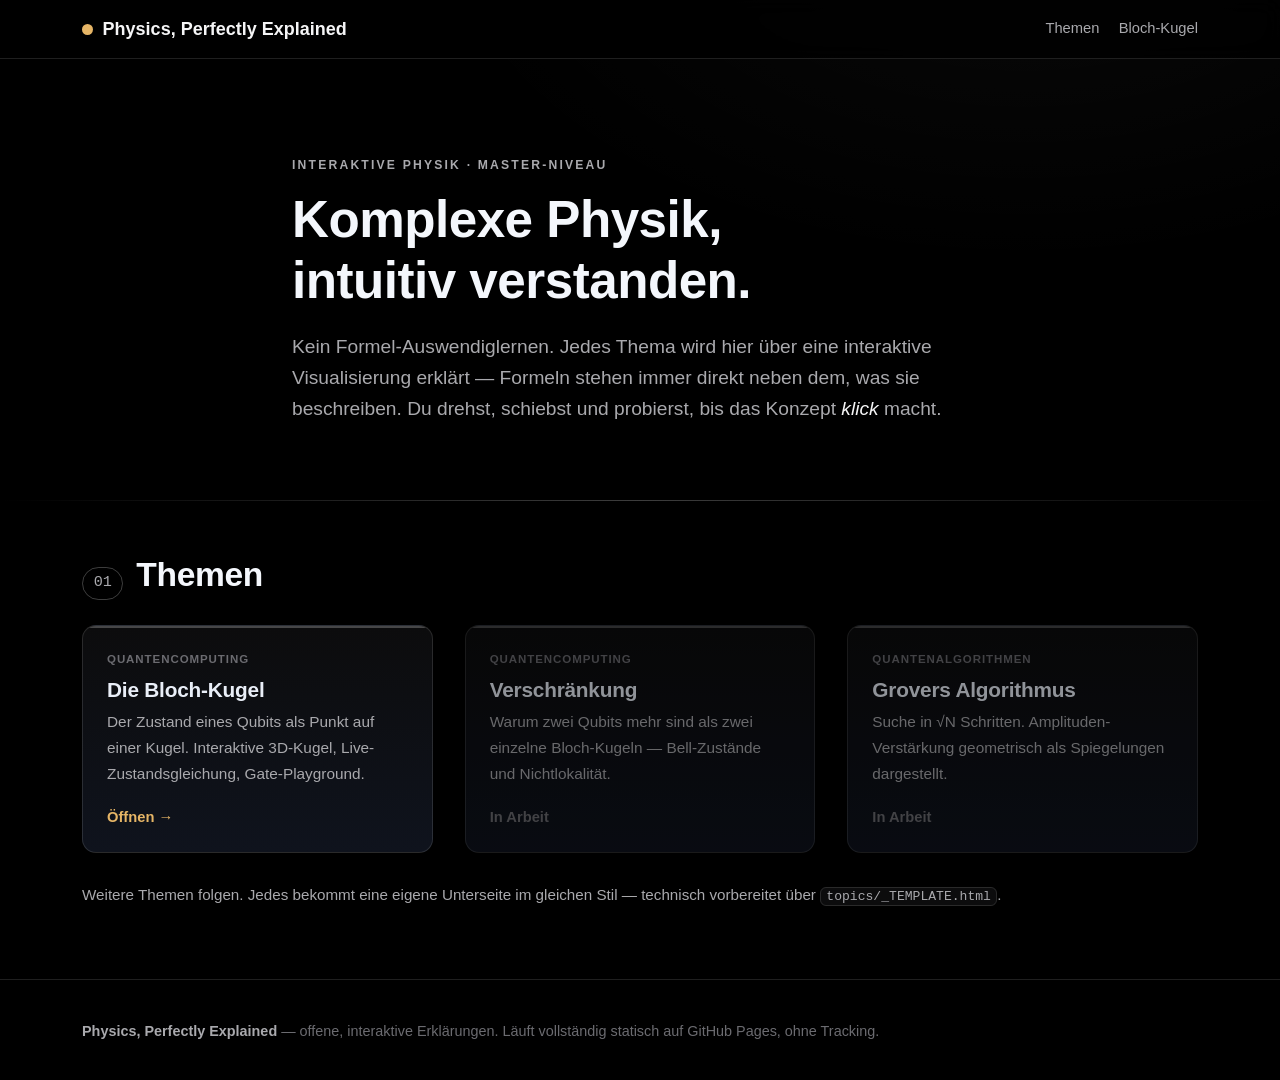
<file: index.html>
<!DOCTYPE html>
<html lang="de">
<head>
  <meta charset="utf-8" />
  <meta name="viewport" content="width=device-width, initial-scale=1" />
  <title>Physics, Perfectly Explained</title>
  <meta name="description" content="Interaktive, visuell hochwertige Erklärungen komplexer physikalischer Konzepte — auf Master-Niveau, intuitiv statt auswendig." />
  <meta name="color-scheme" content="dark" />
  <!-- Geteiltes Theme: sorgt dafür, dass alle Unterseiten gleich aussehen -->
  <link rel="stylesheet" href="assets/theme.css" />
</head>
<body>

  <!-- ============================================================ Topbar -->
  <header class="topbar">
    <div class="wrap-wide">
      <a class="brand" href="./index.html">
        <span class="dot"></span>
        <span>Physics, Perfectly Explained</span>
      </a>
      <nav>
        <a href="#topics">Themen</a>
        <a href="topics/bloch-sphere.html">Bloch-Kugel</a>
      </nav>
    </div>
  </header>

  <!-- ============================================================ Hero -->
  <section class="wrap" style="padding-top: clamp(3rem, 9vw, 6rem);">
    <p class="eyebrow">Interaktive Physik · Master-Niveau</p>
    <h1>Komplexe Physik,<br />intuitiv verstanden.</h1>
    <p class="lead">
      Kein Formel-Auswendiglernen. Jedes Thema wird hier über eine
      interaktive Visualisierung erklärt — Formeln stehen immer direkt
      neben dem, was sie beschreiben. Du drehst, schiebst und probierst,
      bis das Konzept <em>klick</em> macht.
    </p>
  </section>

  <hr class="divider" />

  <!-- ============================================================ Themen -->
  <section id="topics" class="wrap-wide">
    <div class="section-head" style="margin-bottom: 1.6rem;">
      <span class="num">01</span>
      <h2 style="margin: 0;">Themen</h2>
    </div>

    <div class="topic-grid">

      <!-- LIVE: Bloch-Kugel -->
      <a class="topic-card" href="topics/bloch-sphere.html">
        <span class="tag">Quantencomputing</span>
        <h3>Die Bloch-Kugel</h3>
        <p>
          Der Zustand eines Qubits als Punkt auf einer Kugel. Interaktive
          3D-Kugel, Live-Zustandsgleichung, Gate-Playground.
        </p>
        <span class="go">Öffnen &rarr;</span>
      </a>

      <!-- COMING SOON — als Vorlage für weitere Themen. Um live zu gehen:
           class="topic-card soon"  ->  class="topic-card"  und  href setzen. -->
      <div class="topic-card soon">
        <span class="tag">Quantencomputing</span>
        <h3>Verschränkung</h3>
        <p>
          Warum zwei Qubits mehr sind als zwei einzelne Bloch-Kugeln —
          Bell-Zustände und Nichtlokalität.
        </p>
        <span class="go">In Arbeit</span>
      </div>

      <div class="topic-card soon">
        <span class="tag">Quantenalgorithmen</span>
        <h3>Grovers Algorithmus</h3>
        <p>
          Suche in √N Schritten. Amplituden-Verstärkung geometrisch als
          Spiegelungen dargestellt.
        </p>
        <span class="go">In Arbeit</span>
      </div>

    </div>

    <p class="muted" style="margin-top: 1.8rem; font-size: 0.95rem;">
      Weitere Themen folgen. Jedes bekommt eine eigene Unterseite im
      gleichen Stil — technisch vorbereitet über
      <code>topics/_TEMPLATE.html</code>.
    </p>
  </section>

  <!-- ============================================================ Footer -->
  <footer class="site-footer">
    <div class="wrap-wide">
      <p style="margin: 0;">
        <strong style="color: var(--text-muted);">Physics, Perfectly Explained</strong>
        — offene, interaktive Erklärungen. Läuft vollständig statisch auf
        GitHub Pages, ohne Tracking.
      </p>
    </div>
  </footer>

</body>
</html>
</file>
<file: assets/theme.css>
/* =============================================================================
   physics_perfectly_explained — Geteiltes Theme
   -----------------------------------------------------------------------------
   Ein dunkles, wissenschaftlich-elegantes Theme (Anlehnung an Distill.pub /
   3Blue1Brown). Alle Farben, Abstände und Typografie-Regeln leben hier, damit
   neue Themen-Seiten automatisch im selben Stil erscheinen.

   Neue Unterseite anlegen? -> topics/_TEMPLATE.html kopieren. Sie bindet dieses
   Stylesheet über  <link rel="stylesheet" href="../assets/theme.css">  ein.
   ========================================================================== */

/* ------------------------------------------------------------------ Tokens */
:root {
  /* Farbwelt — schlicht schwarz-weiß. Grundgerüst ist rein monochrom;
     Farbe kommt NUR als einzelner Akzent (--accent) dazu, und zwar nur da,
     wo sie wirklich etwas hervorhebt (v.a. der Zustandsvektor). */
  --bg:            #000000;   /* Seitenhintergrund (schwarz)     */
  --bg-soft:       #0c0c0d;   /* Karten / Panels                 */
  --bg-softer:     #161617;   /* Hover / erhöhte Flächen         */
  --border:        #ffffff1f; /* dezente weiße Trennlinien       */
  --border-strong: #ffffff3d;

  --text:          #f5f5f6;   /* Fließtext (fast weiß)           */
  --text-muted:    #a9a9ad;   /* Sekundärtext (Grau)             */
  --text-faint:    #6b6b70;   /* Beschriftungen, Fußnoten        */

  /* Der EINE Akzent — sparsam, nur zum Hervorheben. Warmes Bernstein,
     das auf reinem Schwarz-Weiß klar als „hier passiert etwas“ liest. */
  --accent:        #e6b566;   /* Highlight: Zustandsvektor, Fokus, aktiv */
  --accent-2:      #e6b566;   /* (bewusst identisch — nur ein Akzent)    */
  --accent-3:      #d4d4d8;   /* ehem. „Erfolg“ -> helles Grau           */
  --accent-warm:   #e6b566;

  /* Achsen — monochrom; Identität tragen die |0>/|+>/… Labels, nicht Farbe.
     Z (vertikal) etwas heller als Referenzachse. */
  --axis-x:        #8d8d92;
  --axis-y:        #8d8d92;
  --axis-z:        #ededf0;
  --state-vec:     #e6b566;   /* der einzige farbige Akzent im 3D */

  /* Typografie */
  --font-sans: -apple-system, BlinkMacSystemFont, "Segoe UI", Roboto, Helvetica,
               Arial, "Inter", sans-serif;
  --font-serif: "Iowan Old Style", "Palatino Linotype", Palatino, Georgia,
                "Times New Roman", serif;
  --font-mono: "SF Mono", "JetBrains Mono", "Fira Code", Menlo, Consolas,
               monospace;

  /* Maße */
  --maxw: 760px;          /* Lesebreite für Fließtext */
  --maxw-wide: 1180px;    /* Breite Sektionen (Visualisierung) */
  --radius: 14px;
  --radius-sm: 9px;
  --shadow: 0 10px 40px -12px rgba(0, 0, 0, 0.65);
  --gap: clamp(1rem, 2.5vw, 2rem);
}

/* ------------------------------------------------------------------ Reset */
*,
*::before,
*::after { box-sizing: border-box; }

html { scroll-behavior: smooth; -webkit-text-size-adjust: 100%; }

body {
  margin: 0;
  background:
    radial-gradient(1100px 650px at 80% -10%, #ffffff0a 0%, transparent 55%),
    var(--bg);
  background-attachment: fixed;   /* auf kleinen/Touch-Viewports unten deaktiviert */
  color: var(--text);
  font-family: var(--font-sans);
  font-size: 18px;
  line-height: 1.7;
  -webkit-font-smoothing: antialiased;
  text-rendering: optimizeLegibility;
}

/* -------------------------------------------------------------- Typografie */
h1, h2, h3, h4 {
  line-height: 1.2;
  font-weight: 650;
  letter-spacing: -0.01em;
  color: #f4f7fc;
}
h1 { font-size: clamp(2.1rem, 5vw, 3.2rem); margin: 0 0 0.4em; }
h2 { font-size: clamp(1.5rem, 3.2vw, 2.1rem); margin: 2.6em 0 0.6em; }
h3 { font-size: 1.25rem; margin: 2em 0 0.5em; color: #e9eef7; }

p  { margin: 0 0 1.1em; }

a {
  color: var(--text);
  text-decoration: none;
  border-bottom: 1px solid var(--border-strong);
  transition: border-color 0.15s ease, color 0.15s ease;
}
a:hover { color: var(--accent); border-bottom-color: var(--accent); }

strong { color: #fff; font-weight: 650; }
em { color: var(--text); }

.lead {
  font-size: 1.2rem;
  color: var(--text-muted);
  line-height: 1.6;
}

.eyebrow {
  text-transform: uppercase;
  letter-spacing: 0.18em;
  font-size: 0.76rem;
  font-weight: 650;
  color: var(--text-muted);
}

code, kbd {
  font-family: var(--font-mono);
  font-size: 0.86em;
  background: var(--bg-soft);
  border: 1px solid var(--border);
  border-radius: 6px;
  padding: 0.1em 0.4em;
}

/* Farbige Inline-Marker für die Achsen/Pole, im Text wiederverwendbar */
.mx { color: var(--axis-x); font-weight: 650; }
.my { color: var(--axis-y); font-weight: 650; }
.mz { color: var(--axis-z); font-weight: 650; }
.ket { font-family: var(--font-mono); color: var(--text); white-space: nowrap; }

/* ------------------------------------------------------------------ Layout */
.wrap    { width: 100%; max-width: var(--maxw);      margin-inline: auto; padding-inline: clamp(1.1rem, 4vw, 2rem); }
.wrap-wide { width: 100%; max-width: var(--maxw-wide); margin-inline: auto; padding-inline: clamp(1.1rem, 4vw, 2rem); }

section { padding-block: clamp(2rem, 5vw, 3.4rem); }
.divider { height: 1px; background: linear-gradient(90deg, transparent, var(--border-strong), transparent); border: 0; margin: 0; }

/* Nummerierte Kapitel-Kopfzeile */
.section-head { display: flex; align-items: baseline; gap: 0.8rem; }
.section-head .num {
  font-family: var(--font-mono);
  color: var(--text-muted);
  font-size: 0.95rem;
  border: 1px solid var(--border-strong);
  border-radius: 999px;
  padding: 0.15em 0.7em;
  flex: none;
}

/* --------------------------------------------------------------- Topbar */
.topbar {
  position: sticky; top: 0; z-index: 50;
  backdrop-filter: blur(10px);
  background: color-mix(in srgb, var(--bg) 78%, transparent);
  border-bottom: 1px solid var(--border);
}
.topbar .wrap-wide {
  display: flex; align-items: center; justify-content: space-between;
  height: 58px;
}
.brand { display: flex; align-items: center; gap: 0.6rem; font-weight: 600; color: var(--text); border: 0; }
.brand:hover { color: #fff; }
.brand .dot {
  width: 11px; height: 11px; border-radius: 50%;
  background: var(--accent);   /* einziger Farbtupfer in der Kopfzeile */
}
.topbar nav { display: flex; gap: 1.2rem; font-size: 0.92rem; }
.topbar nav a { color: var(--text-muted); border: 0; }
.topbar nav a:hover { color: var(--text); }

/* ------------------------------------------------------------------ Cards */
.card {
  background: linear-gradient(180deg, var(--bg-soft), #0f131d);
  border: 1px solid var(--border);
  border-radius: var(--radius);
  box-shadow: var(--shadow);
}

/* Themen-Gitter auf der Startseite */
.topic-grid {
  display: grid;
  grid-template-columns: repeat(auto-fill, minmax(280px, 1fr));
  gap: var(--gap);
}
.topic-card {
  display: flex; flex-direction: column;
  padding: 1.5rem 1.5rem 1.4rem;
  border-radius: var(--radius);
  border: 1px solid var(--border);
  background: linear-gradient(180deg, var(--bg-soft), #0f131d);
  color: var(--text);
  transition: transform 0.18s ease, border-color 0.18s ease, box-shadow 0.18s ease;
  position: relative;
  overflow: hidden;
}
.topic-card::before {
  content: ""; position: absolute; inset: 0 0 auto 0; height: 2px;
  background: var(--border-strong);       /* dezente weiße Kante */
  transition: background 0.18s ease;
}
a.topic-card:hover { transform: translateY(-4px); border-color: var(--border-strong); box-shadow: 0 18px 50px -18px rgba(0,0,0,0.8); }
a.topic-card:hover::before { background: var(--accent); }   /* Akzent nur im Hover */
.topic-card .tag {
  font-size: 0.72rem; letter-spacing: 0.08em; text-transform: uppercase;
  color: var(--text-faint); font-weight: 650;
}
.topic-card h3 { margin: 0.5rem 0 0.4rem; font-size: 1.3rem; }
.topic-card p  { color: var(--text-muted); font-size: 0.96rem; margin: 0; }
.topic-card .go { margin-top: auto; padding-top: 1.1rem; color: var(--accent); font-weight: 600; font-size: 0.92rem; }
.topic-card.soon { opacity: 0.62; cursor: default; }
.topic-card.soon::before { background: var(--border-strong); }
.topic-card.soon .go { color: var(--text-faint); }

/* Badge */
.badge {
  display: inline-block; font-size: 0.72rem; font-weight: 650;
  letter-spacing: 0.06em; text-transform: uppercase;
  padding: 0.2em 0.6em; border-radius: 999px;
  border: 1px solid var(--border-strong); color: var(--text-muted);
}
.badge.live { color: var(--accent); border-color: color-mix(in srgb, var(--accent) 45%, transparent); }

/* ---------------------------------------------------------------- Callouts */
.callout {
  border: 1px solid var(--border);
  border-left: 3px solid var(--border-strong);
  background: var(--bg-soft);
  border-radius: var(--radius-sm);
  padding: 1rem 1.2rem;
  margin: 1.4em 0;
  color: var(--text-muted);
}
.callout.warn   { border-left-color: var(--accent-warm); }
.callout.insight{ border-left-color: var(--accent-2); }
.callout strong { color: #fff; }
.callout .k { font-family: var(--font-mono); }

/* Formelblock, mittig, mit Rahmen — Formel „gehört“ sichtbar zur Erklärung */
.formula {
  margin: 1.4em 0;
  padding: 1rem 1.2rem;
  background: color-mix(in srgb, var(--bg-soft) 80%, transparent);
  border: 1px solid var(--border);
  border-radius: var(--radius-sm);
  overflow-x: auto;
}

/* ------------------------------------------------------------------ Footer */
.site-footer {
  border-top: 1px solid var(--border);
  color: var(--text-faint);
  font-size: 0.9rem;
  padding-block: 2.4rem;
}
.site-footer a { color: var(--text-muted); }

/* ------------------------------------------------------------------ Utils */
.center { text-align: center; }
.mono { font-family: var(--font-mono); }
.muted { color: var(--text-muted); }
.stack > * + * { margin-top: 1rem; }

/* background-attachment: fixed ist auf Mobil/Touch (v.a. iOS Safari) teuer
   (Scroll-/Repaint-Ruckler). Dort auf normales Scrollen zurückfallen. */
@media (max-width: 768px), (hover: none) {
  body { background-attachment: scroll; }
}

/* Reduzierte Bewegung respektieren */
@media (prefers-reduced-motion: reduce) {
  html { scroll-behavior: auto; }
  * { animation-duration: 0.001ms !important; transition-duration: 0.001ms !important; }
}
</file>
